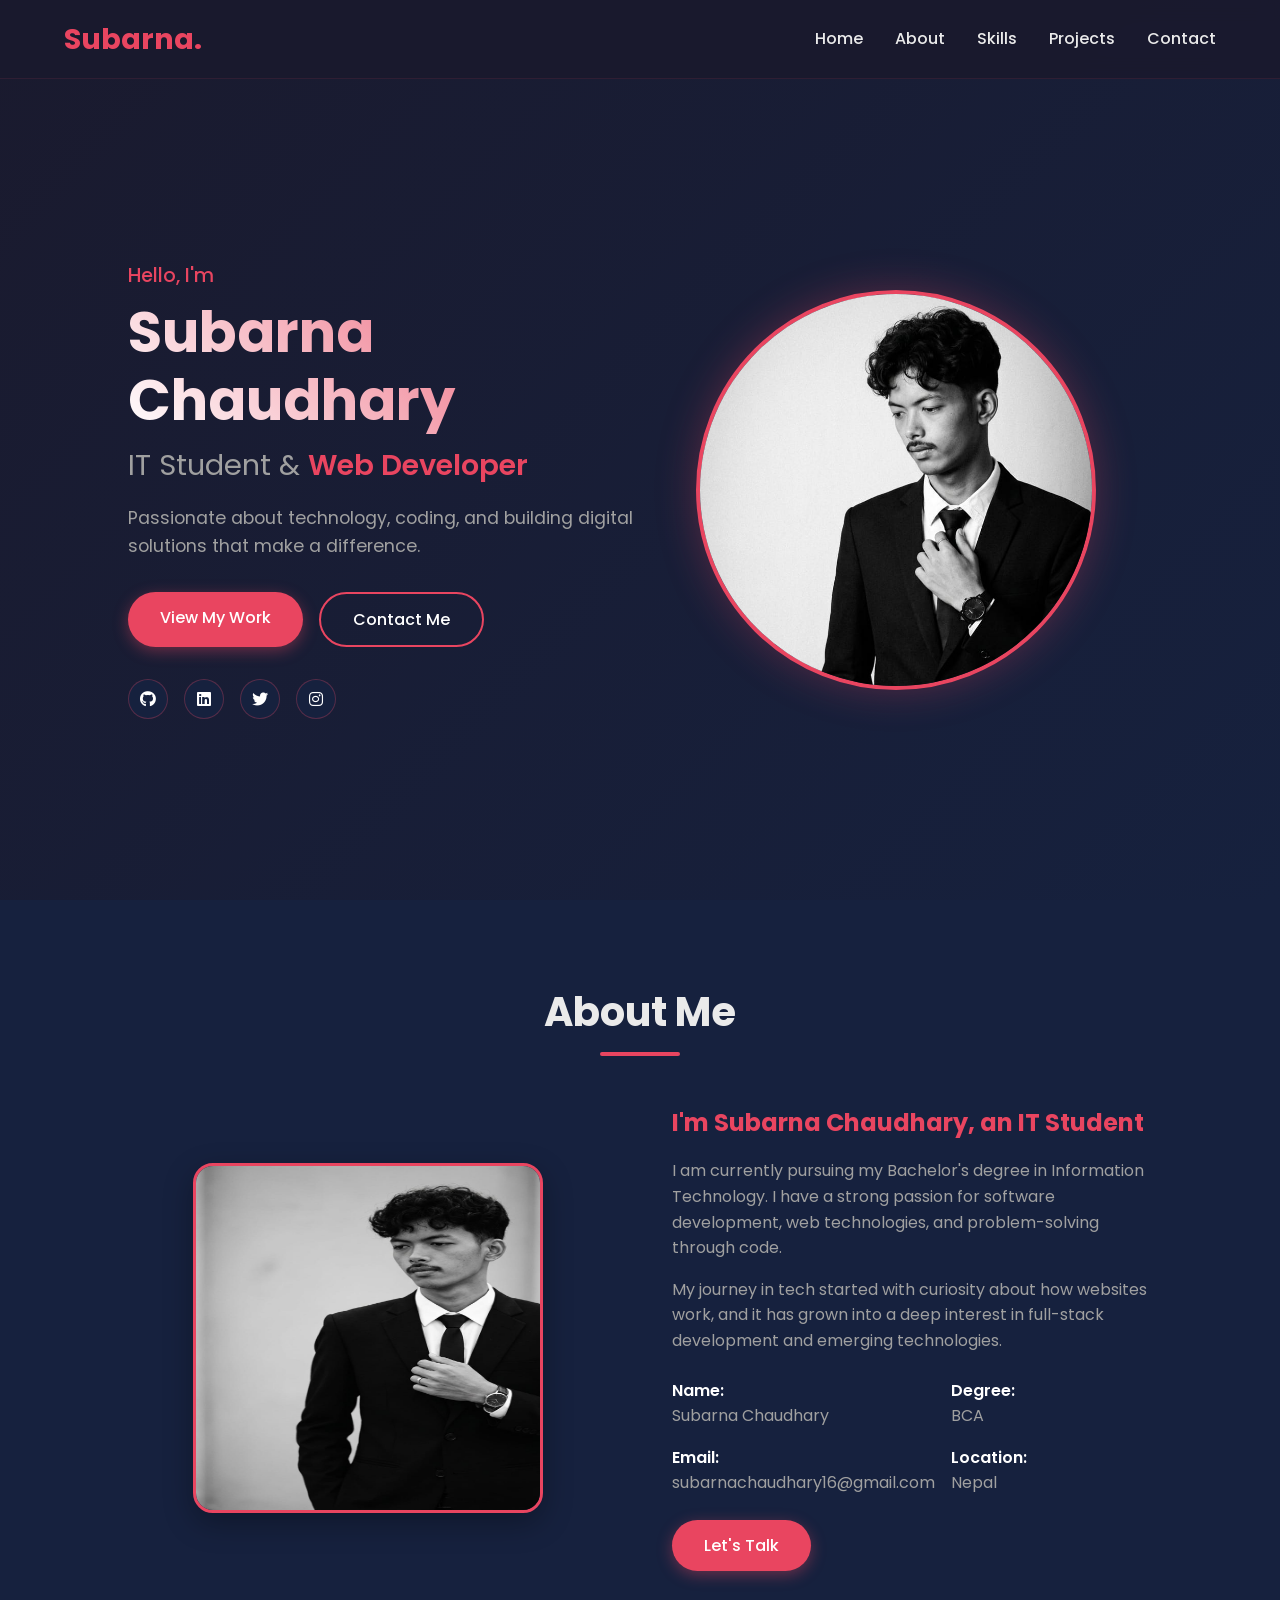
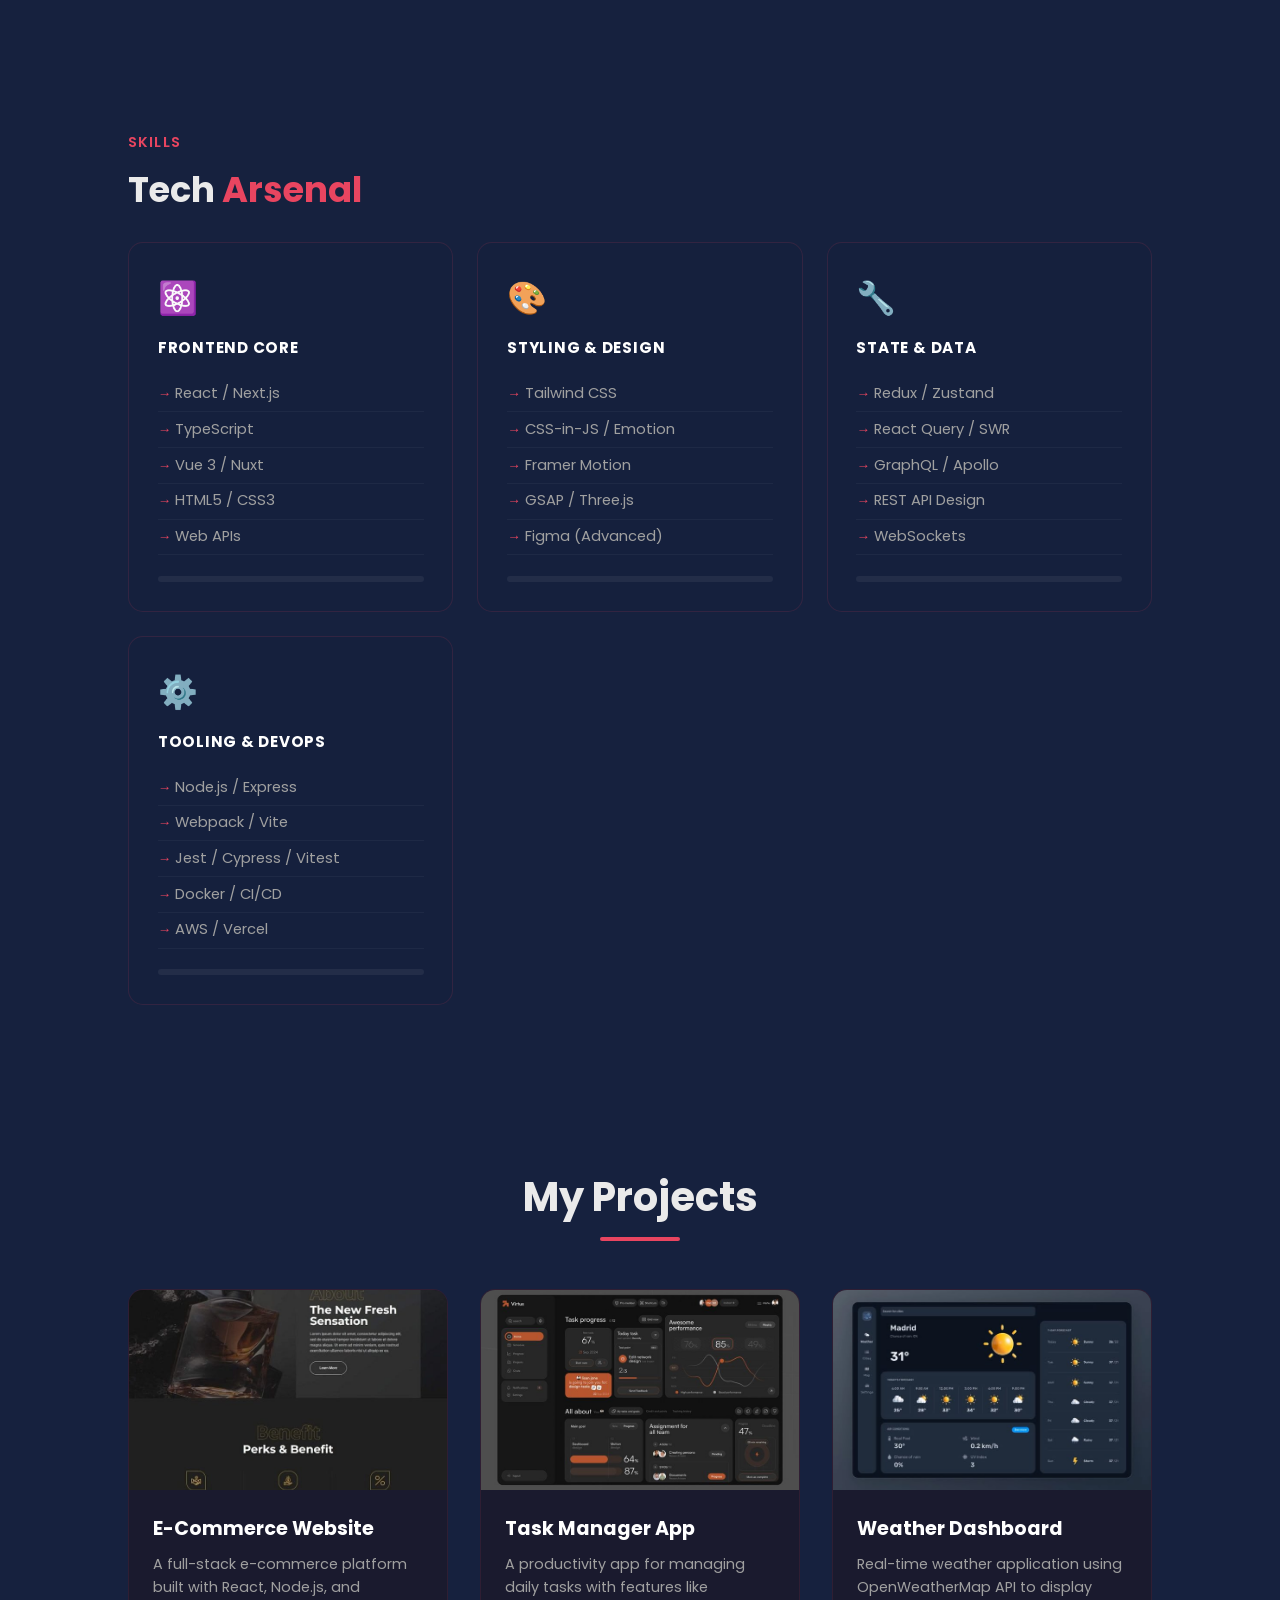
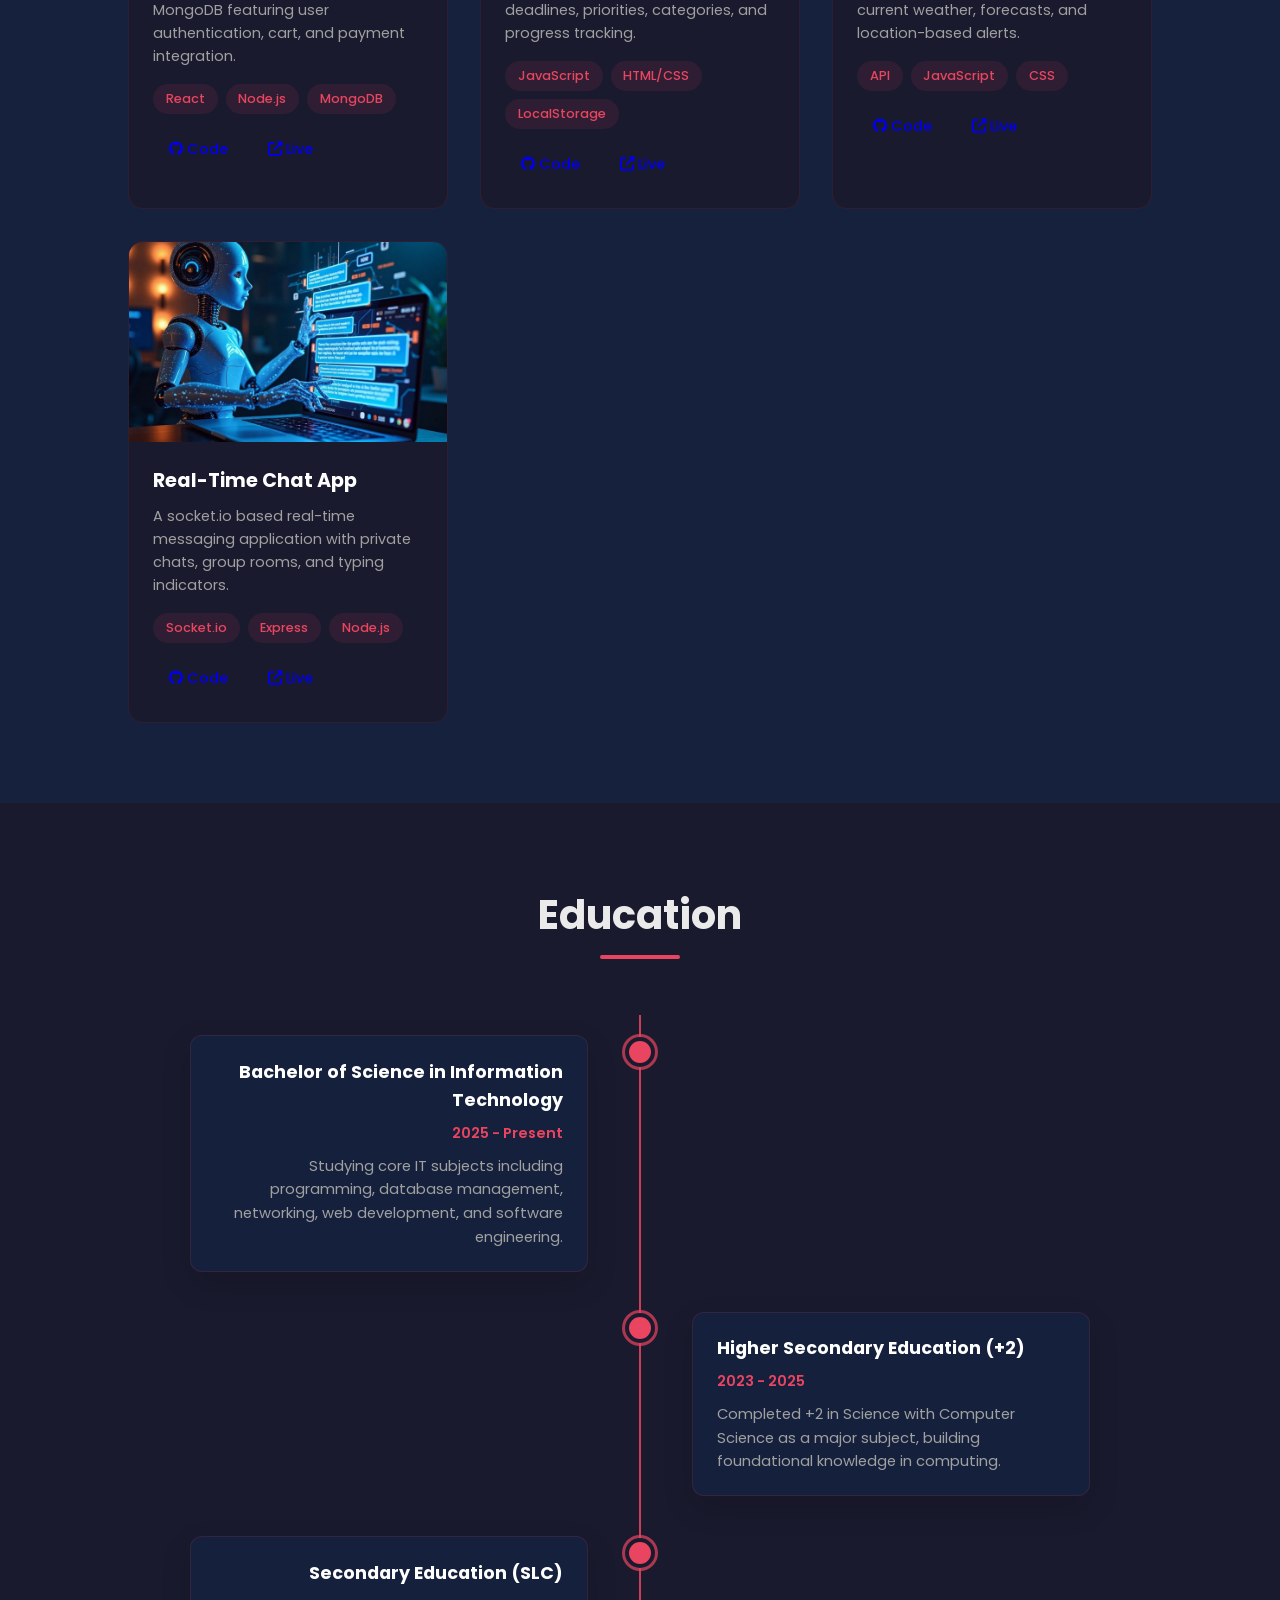
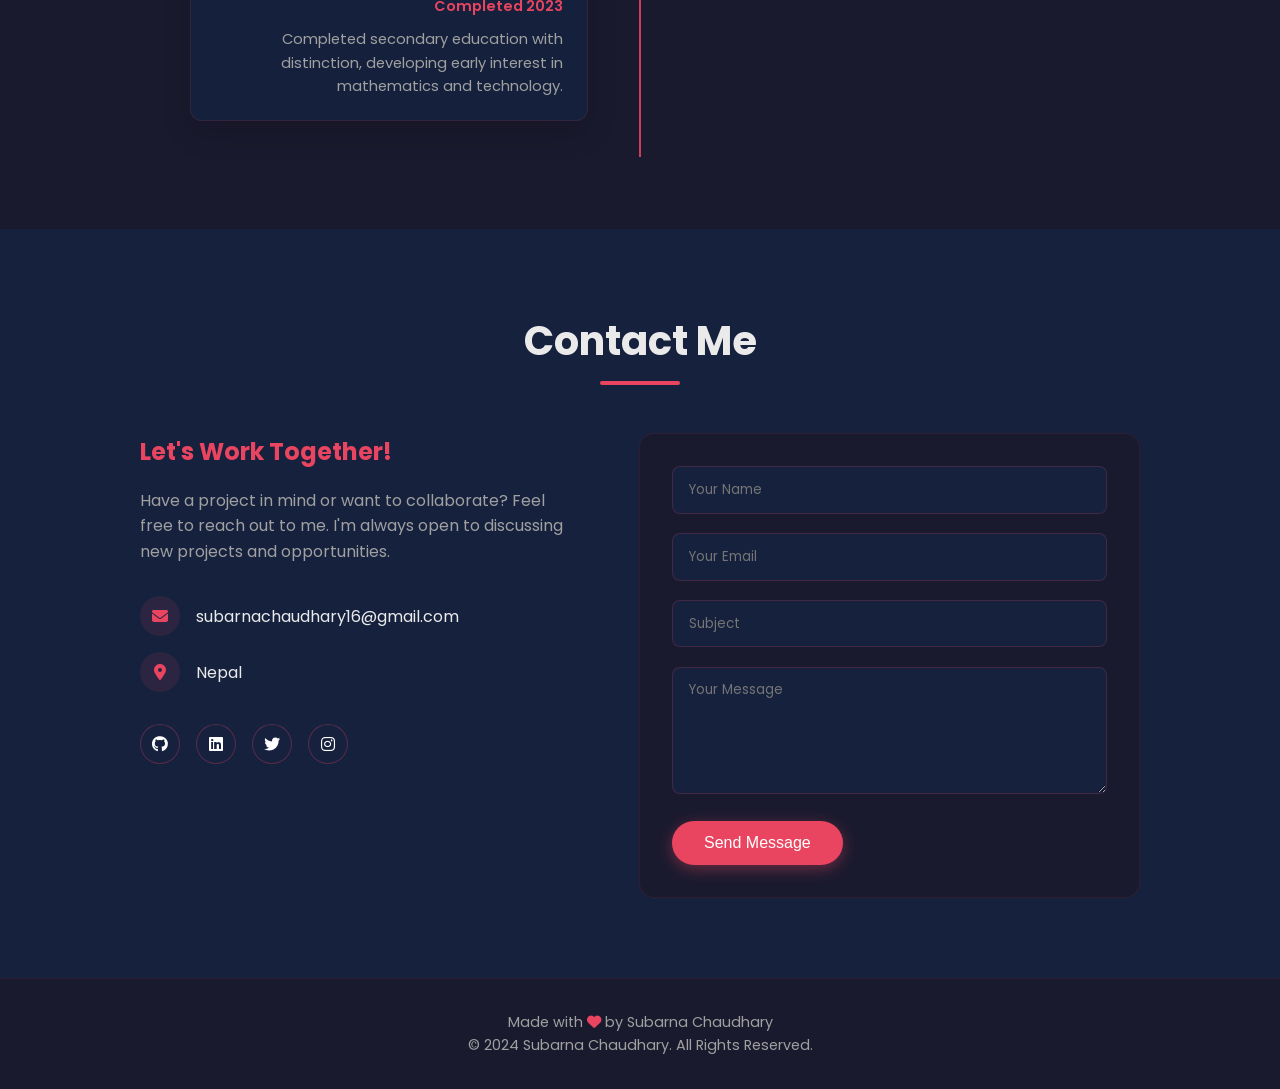
<file: index.html>
<!DOCTYPE html>
<html lang="en">
<head>
    <meta charset="UTF-8">
    <meta name="viewport" content="width=device-width, initial-scale=1.0">
    <title>Subarna Chaudhary | IT Student Portfolio</title>
    <link rel="stylesheet" href="style.css">
    <link rel="stylesheet" href="https://cdnjs.cloudflare.com/ajax/libs/font-awesome/6.4.0/css/all.min.css">
    <link rel="icon" type="image/x-icon" href="favicon.ico">

</head>
<body>

    <!-- Navigation -->
    <nav class="navbar">
        <div class="logo">Subarna.</div>
        <ul class="nav-links">
            <li><a href="#home">Home</a></li>
            <li><a href="#about">About</a></li>
            <li><a href="#skills">Skills</a></li>
            <li><a href="#projects">Projects</a></li>
            <li><a href="#contact">Contact</a></li>
        </ul>
        <div class="hamburger">
            <span></span>
            <span></span>
            <span></span>
        </div>
    </nav>

    <!-- Home / Hero Section -->
    <section id="home" class="hero">
        <div class="hero-content">
            <p class="intro">Hello, I'm</p>
            <h1>Subarna Chaudhary</h1>
            <h2>IT Student & <span class="typing"></span></h2>
            <p class="hero-desc">Passionate about technology, coding, and building digital solutions that make a difference.</p>
            <div class="hero-buttons">
                <a href="#projects" class="btn btn-primary">View My Work</a>
                <a href="#contact" class="btn btn-secondary">Contact Me</a>
            </div>
            <div class="social-icons">
                <a href="https://github.com/subarnachaudhary16-spec"><i class="fab fa-github"></i></a>
                <a href="https://www.linkedin.com/in/subarna-chaudhary-1151063a5/"><i class="fab fa-linkedin"></i></a>
                <a href="https://x.com/subarna_07"><i class="fab fa-twitter"></i></a>
                <a href="https://www.instagram.com/crosslox_019/"><i class="fab fa-instagram"></i></a>
            </div>
        </div>
        <div class="hero-image">
            <div class="image-wrapper">
                <img src="Image (2).jpeg" alt="Subarna Chaudhary">
            </div>
        </div>
    </section>

    <!-- About Section -->
    <section id="about" class="about">
        <div class="section-header">
            <h2>About Me</h2>
            <div class="underline"></div>
        </div>
        <div class="about-container">
            <div class="about-image">
                <img src="image.jpeg" alt="About Subarna">
            </div>
            <div class="about-content">
                <h3>I'm Subarna Chaudhary, an IT Student</h3>
                <p>I am currently pursuing my Bachelor's degree in Information Technology. I have a strong passion for software development, web technologies, and problem-solving through code.</p>
                <p>My journey in tech started with curiosity about how websites work, and it has grown into a deep interest in full-stack development and emerging technologies.</p>
                <div class="about-info">
                    <div class="info-item">
                        <span class="info-title">Name:</span>
                        <span class="info-value">Subarna Chaudhary</span>
                    </div>
                    <div class="info-item">
                        <span class="info-title">Degree:</span>
                        <span class="info-value">BCA</span>
                    </div>
                    <div class="info-item">
                        <span class="info-title">Email:</span>
                        <span class="info-value">subarnachaudhary16@gmail.com</span>
                    </div>
                    <div class="info-item">
                        <span class="info-title">Location:</span>
                        <span class="info-value">Nepal</span>
                    </div>
                </div>
                <a href="#contact" class="btn btn-primary">Let's Talk</a>
            </div>
        </div>
    </section>

    <!-- Skills Section -->
    <section class="skills section" id="skills">
    <div class="container">
      <div class="section__label">Skills</div>
      <h2 class="section__title">Tech <em>Arsenal</em></h2>
      <div class="skills__grid">
        <div class="skill-card" data-delay="0">
          <div class="skill-card__icon">⚛️</div>
          <h3>Frontend Core</h3>
          <ul><li>React / Next.js</li><li>TypeScript</li><li>Vue 3 / Nuxt</li><li>HTML5 / CSS3</li><li>Web APIs</li></ul>
          <div class="skill-card__bar"><div class="bar-fill" style="--w:95%"></div></div>
        </div>
        <div class="skill-card" data-delay="100">
          <div class="skill-card__icon">🎨</div>
          <h3>Styling &amp; Design</h3>
          <ul><li>Tailwind CSS</li><li>CSS-in-JS / Emotion</li><li>Framer Motion</li><li>GSAP / Three.js</li><li>Figma (Advanced)</li></ul>
          <div class="skill-card__bar"><div class="bar-fill" style="--w:90%"></div></div>
        </div>
        <div class="skill-card" data-delay="200">
          <div class="skill-card__icon">🔧</div>
          <h3>State &amp; Data</h3>
          <ul><li>Redux / Zustand</li><li>React Query / SWR</li><li>GraphQL / Apollo</li><li>REST API Design</li><li>WebSockets</li></ul>
          <div class="skill-card__bar"><div class="bar-fill" style="--w:88%"></div></div>
        </div>
        <div class="skill-card" data-delay="300">
          <div class="skill-card__icon">⚙️</div>
          <h3>Tooling &amp; DevOps</h3>
          <ul><li>Node.js / Express</li><li>Webpack / Vite</li><li>Jest / Cypress / Vitest</li><li>Docker / CI/CD</li><li>AWS / Vercel</li></ul>
          <div class="skill-card__bar"><div class="bar-fill" style="--w:82%"></div></div>
        </div>
      </div>
    </div>
  </section>

    <!-- Projects Section -->
    <section id="projects" class="projects">
        <div class="section-header">
            <h2>My Projects</h2>
            <div class="underline"></div>
        </div>
        <div class="projects-grid">
            <div class="project-card">
                <div class="project-image">
                    <img src="ecommerce.jpg" alt="E-Commerce App">
                </div>
                <div class="project-info">
                    <h3>E-Commerce Website</h3>
                    <p>A full-stack e-commerce platform built with React, Node.js, and MongoDB featuring user authentication, cart, and payment integration.</p>
                    <div class="project-tags">
                        <span>React</span>
                        <span>Node.js</span>
                        <span>MongoDB</span>
                    </div>
                    <div class="project-links">
                        <a href="#" class="btn btn-small"><i class="fab fa-github"></i> Code</a>
                        <a href="#" class="btn btn-small"><i class="fas fa-external-link-alt"></i> Live</a>
                    </div>
                </div>
            </div>

            <div class="project-card">
                <div class="project-image">
                    <img src="Task Manager.jpg" alt="Task Manager">
                </div>
                <div class="project-info">
                    <h3>Task Manager App</h3>
                    <p>A productivity app for managing daily tasks with features like deadlines, priorities, categories, and progress tracking.</p>
                    <div class="project-tags">
                        <span>JavaScript</span>
                        <span>HTML/CSS</span>
                        <span>LocalStorage</span>
                    </div>
                    <div class="project-links">
                        <a href="#" class="btn btn-small"><i class="fab fa-github"></i> Code</a>
                        <a href="#" class="btn btn-small"><i class="fas fa-external-link-alt"></i> Live</a>
                    </div>
                </div>
            </div>

            <div class="project-card">
                <div class="project-image">
                    <img src="weatherdashboard.jpg" alt="Weather App">
                </div>
                <div class="project-info">
                    <h3>Weather Dashboard</h3>
                    <p>Real-time weather application using OpenWeatherMap API to display current weather, forecasts, and location-based alerts.</p>
                    <div class="project-tags">
                        <span>API</span>
                        <span>JavaScript</span>
                        <span>CSS</span>
                    </div>
                    <div class="project-links">
                        <a href="#" class="btn btn-small"><i class="fab fa-github"></i> Code</a>
                        <a href="#" class="btn btn-small"><i class="fas fa-external-link-alt"></i> Live</a>
                    </div>
                </div>
            </div>

            <div class="project-card">
                <div class="project-image">
                    <img src="AI Auto-Reply Chatbot.jpg" alt="Chat Application">
                </div>
                <div class="project-info">
                    <h3>Real-Time Chat App</h3>
                    <p>A socket.io based real-time messaging application with private chats, group rooms, and typing indicators.</p>
                    <div class="project-tags">
                        <span>Socket.io</span>
                        <span>Express</span>
                        <span>Node.js</span>
                    </div>
                    <div class="project-links">
                        <a href="#" class="btn btn-small"><i class="fab fa-github"></i> Code</a>
                        <a href="#" class="btn btn-small"><i class="fas fa-external-link-alt"></i> Live</a>
                    </div>
                </div>
            </div>
        </div>
    </section>

    <!-- Education Section -->
    <section id="education" class="education">
        <div class="section-header">
            <h2>Education</h2>
            <div class="underline"></div>
        </div>
        <div class="timeline">
            <div class="timeline-item">
                <div class="timeline-dot"></div>
                <div class="timeline-content">
                    <h3>Bachelor of Science in Information Technology</h3>
                    <span class="timeline-date">2025 - Present</span>
                    <p>Studying core IT subjects including programming, database management, networking, web development, and software engineering.</p>
                </div>
            </div>
            <div class="timeline-item">
                <div class="timeline-dot"></div>
                <div class="timeline-content">
                    <h3>Higher Secondary Education (+2)</h3>
                    <span class="timeline-date">2023 - 2025</span>
                    <p>Completed +2 in Science with Computer Science as a major subject, building foundational knowledge in computing.</p>
                </div>
            </div>
            <div class="timeline-item">
                <div class="timeline-dot"></div>
                <div class="timeline-content">
                    <h3>Secondary Education (SLC)</h3>
                    <span class="timeline-date">Completed 2023</span>
                    <p>Completed secondary education with distinction, developing early interest in mathematics and technology.</p>
                </div>
            </div>
        </div>
    </section>

    <!-- Contact Section -->
    <section id="contact" class="contact">
        <div class="section-header">
            <h2>Contact Me</h2>
            <div class="underline"></div>
        </div>
        <div class="contact-container">
            <div class="contact-info">
                <h3>Let's Work Together!</h3>
                <p>Have a project in mind or want to collaborate? Feel free to reach out to me. I'm always open to discussing new projects and opportunities.</p>
                <div class="contact-details">
                    <div class="contact-item">
                        <i class="fas fa-envelope"></i>
                        <span>subarnachaudhary16@gmail.com</span>
                    </div>
                    <div class="contact-item">
                        <i class="fas fa-map-marker-alt"></i>
                        <span>Nepal</span>
                    </div>
                </div>
                <div class="social-icons">
                    <a href="https://github.com/subarnachaudhary16-spec"><i class="fab fa-github"></i></a>
                    <a href="https://www.linkedin.com/in/subarna-chaudhary-1151063a5/"><i class="fab fa-linkedin"></i></a>
                    <a href="https://x.com/subarna_07"><i class="fab fa-twitter"></i></a>
                    <a href="https://www.instagram.com/crosslox_019/"><i class="fab fa-instagram"></i></a>
                </div>
            </div>
            <div class="contact-form">
                <form action = "https://api.web3forms.com/submit" method="POST">
                    <input type="hidden" name = "access_key" value="c214de7b-eae6-44b1-8d75-5f14b7202372">
                    <div class="form-group">
                         <input type="text" name = "name" placeholder="Your Name" required>
                    </div>
                    <div class="form-group">
                        <input type="text" name = "email" placeholder="Your Email" required>
                    </div>
                    <div class="form-group">
                        <input type="text" name = "subject" placeholder="Subject">
                    </div>
                    <div class="form-group">
                        <textarea name = "message" rows="5" placeholder="Your Message" required></textarea>
                    </div>
                    <button type="submit" class="btn btn-primary">Send Message</button>
                </form>
            </div>
        </div>
    </section>

    <!-- Footer -->
    <footer>
        <p>Made with <i class="fas fa-heart"></i> by Subarna Chaudhary</p>
        <p>&copy; 2024 Subarna Chaudhary. All Rights Reserved.</p>
    </footer>

    <script src="script.js"></script>
</body>
</html>
</file>
<file: style.css>
@import url('https://fonts.googleapis.com/css2?family=Poppins:wght@300;400;500;600;700&display=swap');

* {
    margin: 0;
    padding: 0;
    box-sizing: border-box;
}

:root {
    --primary-color: #e94560;
    --secondary-color: #0f3460;
    --bg-dark: #1a1a2e;
    --bg-darker: #16213e;
    --text-light: #eaeaea;
    --text-muted: #a0a0a0;
    --white: #ffffff;
}

html {
    scroll-behavior: smooth;
}

body {
    font-family: 'Poppins', sans-serif;
    background-color: var(--bg-dark);
    color: var(--text-light);
    line-height: 1.6;
    overflow-x: hidden;
}

/* Navbar */
.navbar {
    position: fixed;
    top: 0;
    width: 100%;
    padding: 1rem 5%;
    display: flex;
    justify-content: space-between;
    align-items: center;
    background: rgba(26, 26, 46, 0.95);
    backdrop-filter: blur(10px);
    z-index: 1000;
    border-bottom: 1px solid rgba(233, 69, 96, 0.1);
}

.logo {
    font-size: 1.8rem;
    font-weight: 700;
    color: var(--primary-color);
}

.nav-links {
    display: flex;
    list-style: none;
    gap: 2rem;
}

.nav-links a {
    text-decoration: none;
    color: var(--text-light);
    font-weight: 500;
    transition: color 0.3s ease;
    position: relative;
}

.nav-links a:hover {
    color: var(--primary-color);
}

.nav-links a::after {
    content: '';
    position: absolute;
    bottom: -5px;
    left: 0;
    width: 0;
    height: 2px;
    background: var(--primary-color);
    transition: width 0.3s ease;
}

.nav-links a:hover::after {
    width: 100%;
}

.hamburger {
    display: none;
    flex-direction: column;
    cursor: pointer;
    gap: 5px;
}

.hamburger span {
    width: 25px;
    height: 3px;
    background: var(--white);
    transition: all 0.3s ease;
}

/* Hero Section */
.hero {
    min-height: 100vh;
    display: flex;
    align-items: center;
    justify-content: space-between;
    padding: 0 10%;
    padding-top: 80px;
    background: linear-gradient(135deg, var(--bg-dark) 0%, var(--bg-darker) 100%);
}

.hero-content {
    flex: 1;
    max-width: 600px;
}

.intro {
    color: var(--primary-color);
    font-size: 1.2rem;
    font-weight: 500;
    margin-bottom: 0.5rem;
}

.hero h1 {
    font-size: 3.5rem;
    font-weight: 700;
    line-height: 1.2;
    margin-bottom: 0.5rem;
    background: linear-gradient(45deg, var(--white), var(--primary-color));
    -webkit-background-clip: text;
    -webkit-text-fill-color: transparent;
    background-clip: text;
}

.hero h2 {
    font-size: 1.8rem;
    font-weight: 400;
    color: var(--text-muted);
    margin-bottom: 1rem;
}

.typing {
    color: var(--primary-color);
    font-weight: 600;
}

.hero-desc {
    font-size: 1.1rem;
    color: var(--text-muted);
    margin-bottom: 2rem;
}

.hero-buttons {
    display: flex;
    gap: 1rem;
    margin-bottom: 2rem;
}

.btn {
    padding: 0.8rem 2rem;
    border-radius: 50px;
    text-decoration: none;
    font-weight: 500;
    transition: all 0.3s ease;
    border: none;
    cursor: pointer;
    font-size: 1rem;
    display: inline-block;
}

.btn-primary {
    background: var(--primary-color);
    color: var(--white);
    box-shadow: 0 4px 15px rgba(233, 69, 96, 0.4);
}

.btn-primary:hover {
    transform: translateY(-3px);
    box-shadow: 0 6px 20px rgba(233, 69, 96, 0.6);
}

.btn-secondary {
    background: transparent;
    color: var(--white);
    border: 2px solid var(--primary-color);
}

.btn-secondary:hover {
    background: var(--primary-color);
    transform: translateY(-3px);
}

.btn-small {
    padding: 0.5rem 1rem;
    font-size: 0.9rem;
}

.social-icons {
    display: flex;
    gap: 1rem;
}

.social-icons a {
    width: 40px;
    height: 40px;
    border-radius: 50%;
    background: var(--bg-darker);
    display: flex;
    align-items: center;
    justify-content: center;
    color: var(--white);
    text-decoration: none;
    transition: all 0.3s ease;
    border: 1px solid rgba(233, 69, 96, 0.3);
}

.social-icons a:hover {
    background: var(--primary-color);
    transform: translateY(-3px);
    box-shadow: 0 4px 10px rgba(233, 69, 96, 0.4);
}

.hero-image {
    flex: 1;
    display: flex;
    justify-content: center;
    align-items: center;
}

.image-wrapper {
    width: 400px;
    height: 400px;
    border-radius: 50%;
    overflow: hidden;
    border: 4px solid var(--primary-color);
    box-shadow: 0 0 40px rgba(233, 69, 96, 0.3);
    animation: float 3s ease-in-out infinite;
}

.image-wrapper img {
    /* align-items: right; */
    width: 100%;
    height: 150%;
    object-fit: cover;
}

@keyframes float {
    0%, 100% { transform: translateY(0); }
    50% { transform: translateY(-20px); }
}

/* Section Styles */
section {
    padding: 5rem 10%;
}

.section-header {
    text-align: center;
    margin-bottom: 3rem;
}

.section-header h2 {
    font-size: 2.5rem;
    font-weight: 700;
    margin-bottom: 0.5rem;
}

.underline {
    width: 80px;
    height: 4px;
    background: var(--primary-color);
    margin: 0 auto;
    border-radius: 2px;
}

/* About Section */
.about {
    background: var(--bg-darker);
}

.about-container {
    display: flex;
    gap: 4rem;
    align-items: center;
}

.about-image {
    flex: 1;
    display: flex;
    justify-content: center;
}

.about-image img {
    width: 350px;
    height: 350px;
    border-radius: 20px;
    object-fit: fill;
    box-shadow: 0 10px 30px rgba(0, 0, 0, 0.3);
    border: 3px solid var(--primary-color);
}

.about-content {
    flex: 1;
}

.about-content h3 {
    font-size: 1.5rem;
    margin-bottom: 1rem;
    color: var(--primary-color);
}

.about-content p {
    color: var(--text-muted);
    margin-bottom: 1rem;
}

.about-info {
    display: grid;
    grid-template-columns: 1fr 1fr;
    gap: 1rem;
    margin: 1.5rem 0;
}

.info-item {
    display: flex;
    flex-direction: column;
}

.info-title {
    font-weight: 600;
    color: var(--white);
}

.info-value {
    color: var(--text-muted);
}

/* Skills Section */
.skills {
    background: var(--bg-darker);
}

.section__label {
    color: var(--primary-color);
    font-weight: 600;
    letter-spacing: 0.08em;
    text-transform: uppercase;
    font-size: 0.9rem;
    margin-bottom: 0.5rem;
}

.section__title {
    font-size: 2.2rem;
    font-weight: 700;
    margin-bottom: 1.5rem;
}

.section__title em {
    font-style: normal;
    color: var(--primary-color);
}

.container {
    max-width: 1100px;
    margin: 0 auto;
}

.skills__grid {
    display: grid;
    grid-template-columns: repeat(auto-fit, minmax(250px, 1fr));
    gap: 1.5rem;
}

.skill-card {
    background: rgba(22, 33, 62, 0.9);
    border: 1px solid rgba(233, 69, 96, 0.14);
    border-radius: 15px;
    padding: 1.8rem;
    transition: all 0.3s ease;
    position: relative;
    overflow: hidden;
}

.skill-card::before {
    content: '';
    position: absolute;
    top: 0;
    left: 0;
    right: 0;
    height: 3px;
    background: linear-gradient(90deg, var(--primary-color), #00e5ff);
    transform: scaleX(0);
    transform-origin: left;
    transition: transform 0.4s ease;
}

.skill-card:hover::before {
    transform: scaleX(1);
}

.skill-card:hover {
    border-color: rgba(0, 229, 255, 0.25);
    transform: translateY(-4px);
    box-shadow: 0 10px 30px rgba(233, 69, 96, 0.18);
}

.skill-card__icon {
    font-size: 2rem;
    margin-bottom: 0.8rem;
}

.skill-card h3 {
    font-size: 0.95rem;
    letter-spacing: 0.05em;
    color: var(--white);
    margin-bottom: 1rem;
    text-transform: uppercase;
}

.skill-card ul {
    list-style: none;
    margin-bottom: 1.3rem;
}

.skill-card ul li {
    font-size: 0.92rem;
    color: var(--text-muted);
    padding: 0.35rem 0;
    border-bottom: 1px solid rgba(255, 255, 255, 0.04);
}

.skill-card ul li::before {
    content: '→ ';
    color: var(--primary-color);
    font-size: 0.85rem;
}

.skill-card__bar {
    height: 6px;
    background: rgba(255, 255, 255, 0.06);
    border-radius: 999px;
    overflow: hidden;
}

.bar-fill {
    height: 100%;
    width: 0;
    background: linear-gradient(90deg, var(--primary-color), #00e5ff);
    border-radius: 999px;
    transition: width 1.2s ease;
}

.skill-card.visible .bar-fill {
    width: var(--w);
}

/* Projects Section */

.projects {
    background: var(--bg-darker);
}

.projects-grid {
    display: grid;
    grid-template-columns: repeat(auto-fit, minmax(300px, 1fr));
    gap: 2rem;
}

.project-card {
    background: var(--bg-dark);
    border-radius: 15px;
    overflow: hidden;
    border: 1px solid rgba(233, 69, 96, 0.1);
    transition: all 0.3s ease;
}

.project-card:hover {
    transform: translateY(-10px);
    box-shadow: 0 10px 30px rgba(233, 69, 96, 0.2);
    border-color: var(--primary-color);
}

.project-image {
    width: 100%;
    height: 200px;
    overflow: hidden;
}

.project-image img {
    width: 100%;
    height: 100%;
    object-fit: cover;
    transition: transform 0.3s ease;
}

.project-card:hover .project-image img {
    transform: scale(1.1);
}

.project-info {
    padding: 1.5rem;
}

.project-info h3 {
    font-size: 1.2rem;
    margin-bottom: 0.5rem;
    color: var(--white);
}

.project-info p {
    color: var(--text-muted);
    font-size: 0.9rem;
    margin-bottom: 1rem;
}

.project-tags {
    display: flex;
    flex-wrap: wrap;
    gap: 0.5rem;
    margin-bottom: 1rem;
}

.project-tags span {
    background: rgba(233, 69, 96, 0.1);
    color: var(--primary-color);
    padding: 0.3rem 0.8rem;
    border-radius: 20px;
    font-size: 0.8rem;
    font-weight: 500;
}

.project-links {
    display: flex;
    gap: 0.5rem;
}

/* Education Section */
.timeline {
    position: relative;
    max-width: 900px;
    margin: 0 auto;
    padding: 0.5rem 0;
}

.timeline::before {
    content: '';
    position: absolute;
    left: 50%;
    transform: translateX(-50%);
    width: 2px;
    height: 100%;
    background: rgba(233, 69, 96, 0.85);
}

.timeline-item {
    position: relative;
    padding: 1.25rem 0;
    width: 50%;
}

.timeline-item:nth-child(odd) {
    left: 0;
    padding-right: 3.25rem;
    text-align: right;
}

.timeline-item:nth-child(even) {
    left: 50%;
    padding-left: 3.25rem;
}

.timeline-dot {
    position: absolute;
    width: 22px;
    height: 22px;
    background: var(--primary-color);
    border-radius: 50%;
    top: 1.6rem;
    box-shadow: 0 0 0 4px var(--bg-dark), 0 0 0 7px rgba(233, 69, 96, 0.7);
}

.timeline-item:nth-child(odd) .timeline-dot {
    right: -11px;
}

.timeline-item:nth-child(even) .timeline-dot {
    left: -11px;
}

.timeline-content {
    background: rgba(22, 33, 62, 0.95);
    padding: 1.35rem 1.5rem;
    border-radius: 12px;
    border: 1px solid rgba(233, 69, 96, 0.14);
    box-shadow: 0 12px 30px rgba(0, 0, 0, 0.15);
}

.timeline-content h3 {
    font-size: 1.1rem;
    margin-bottom: 0.35rem;
    color: var(--white);
}

.timeline-date {
    color: var(--primary-color);
    font-weight: 600;
    font-size: 0.9rem;
}

.timeline-content p {
    color: var(--text-muted);
    margin-top: 0.6rem;
    font-size: 0.92rem;
}


/* Contact Section */
.contact {
    background: var(--bg-darker);
}

.contact-container {
    display: flex;
    gap: 4rem;
    max-width: 1000px;
    margin: 0 auto;
}

.contact-info {
    flex: 1;
}

.contact-info h3 {
    font-size: 1.5rem;
    margin-bottom: 1rem;
    color: var(--primary-color);
}

.contact-info p {
    color: var(--text-muted);
    margin-bottom: 2rem;
}

.contact-details {
    margin-bottom: 2rem;
}

.contact-item {
    display: flex;
    align-items: center;
    gap: 1rem;
    margin-bottom: 1rem;
}

.contact-item i {
    width: 40px;
    height: 40px;
    background: rgba(233, 69, 96, 0.1);
    color: var(--primary-color);
    border-radius: 50%;
    display: flex;
    align-items: center;
    justify-content: center;
}

.contact-form {
    flex: 1;
    background: var(--bg-dark);
    padding: 2rem;
    border-radius: 15px;
    border: 1px solid rgba(233, 69, 96, 0.1);
}

.form-group {
    margin-bottom: 1.2rem;
}

.form-group input,
.form-group textarea {
    width: 100%;
    padding: 0.8rem 1rem;
    background: var(--bg-darker);
    border: 1px solid rgba(233, 69, 96, 0.2);
    border-radius: 8px;
    color: var(--white);
    font-family: 'Poppins', sans-serif;
    transition: border-color 0.3s ease;
}

.form-group input:focus,
.form-group textarea:focus {
    outline: none;
    border-color: var(--primary-color);
}

.form-group textarea {
    resize: vertical;
}

/* Footer */
footer {
    background: var(--bg-dark);
    text-align: center;
    padding: 2rem;
    border-top: 1px solid rgba(233, 69, 96, 0.1);
}

footer p {
    color: var(--text-muted);
    font-size: 0.9rem;
}

footer i {
    color: var(--primary-color);
}

/* Responsive Design */
@media (max-width: 968px) {
    .hero {
        flex-direction: column-reverse;
        text-align: center;
        padding-top: 100px;
    }

    .hero-content {
        max-width: 100%;
    }

    .hero-buttons {
        justify-content: center;
    }

    .social-icons {
        justify-content: center;
    }

    .hero-image {
        margin-bottom: 2rem;
    }

    .image-wrapper {
        width: 250px;
        height: 250px;
    }

    .about-container {
        flex-direction: column;
        text-align: center;
    }

    .about-info {
        text-align: left;
    }

    .contact-container {
        flex-direction: column;
    }

    .timeline::before {
        left: 20px;
    }

    .timeline-item {
        width: 100%;
        left: 0 !important;
        padding-left: 3rem !important;
        padding-right: 0 !important;
        text-align: left !important;
    }

    .timeline-dot {
        left: 10px !important;
        right: auto !important;
    }
}

@media (max-width: 768px) {
    .nav-links {
        position: fixed;
        top: 70px;
        right: -100%;
        width: 100%;
        height: calc(100vh - 70px);
        background: var(--bg-darker);
        flex-direction: column;
        align-items: center;
        padding-top: 2rem;
        transition: right 0.3s ease;
    }

    .nav-links.active {
        right: 0;
    }

    .hamburger {
        display: flex;
    }

    .hero h1 {
        font-size: 2.5rem;
    }

    .hero h2 {
        font-size: 1.3rem;
    }

    section {
        padding: 3rem 5%;
    }

    .section-header h2 {
        font-size: 2rem;
    }
}

/* Scroll Animations */
.fade-in {
    opacity: 0;
    transform: translateY(30px);
    transition: all 0.6s ease;
}

.fade-in.visible {
    opacity: 1;
    transform: translateY(0);
}
</file>
